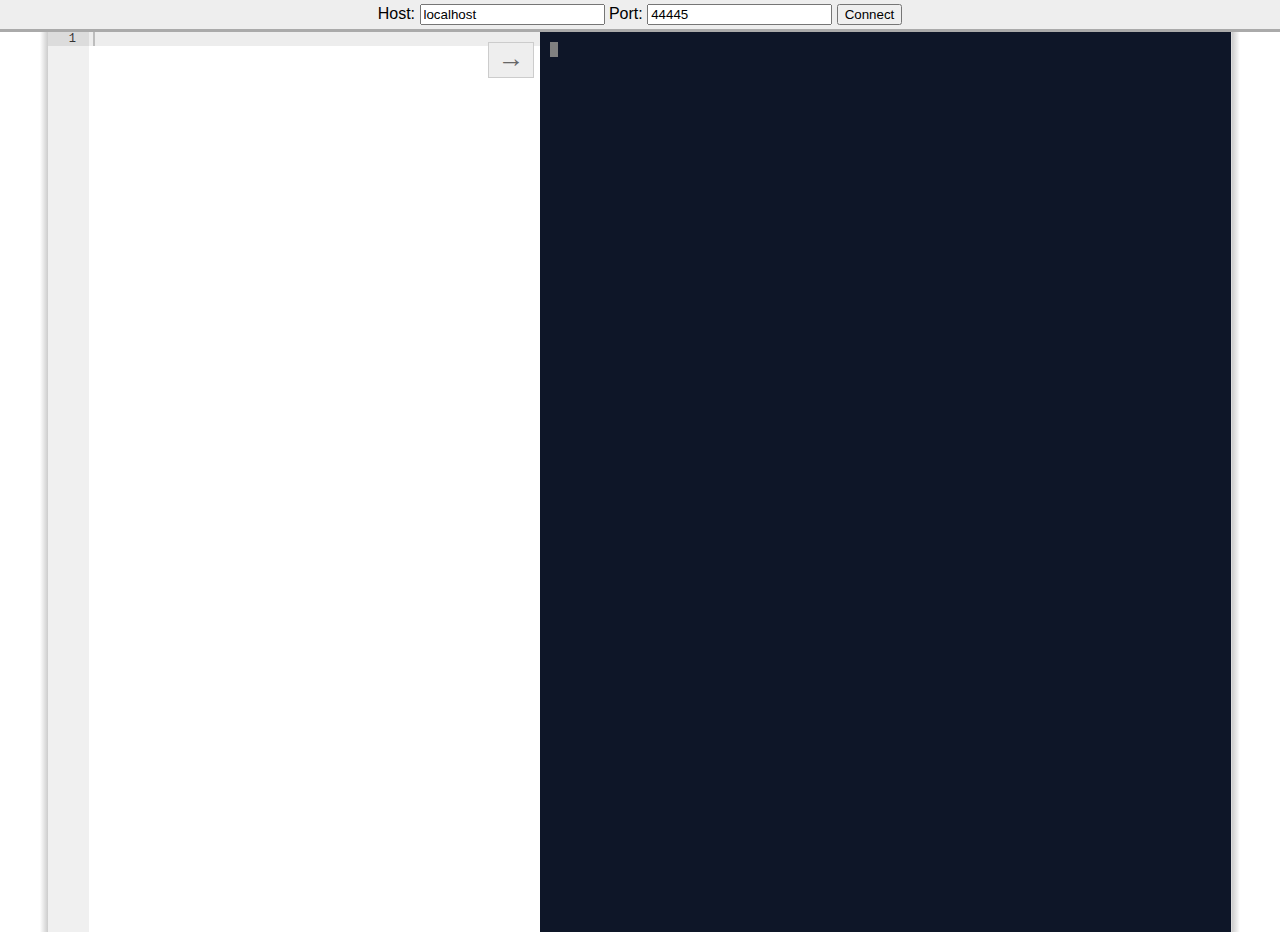
<file: ServerEditorWeb/index.html>
<!DOCTYPE html>
<html>
<head>
    <meta http-equiv="Content-Type" content="text/html; charset=UTF-8">
    <title></title>
    <style type="text/css">
    html, body {height: 100%;margin:0}
    #connectbar {padding: 4px; margin: 0 auto; text-align: center; background:#EEE;border-bottom:3px solid #AAA;font-family: sans-serif;}
    #main {background:#FFF;margin:0 auto;height:100%;width:1200px;position:relative}
    #resize-left {border-right:1px solid #DDD;background:#EEE;background:-webkit-linear-gradient(right,#CCC,#FFF);background:-moz-linear-gradient(right,#CCC,#FFF);background:-ms-linear-gradient(right,#CCC,#FFF);background:-o-linear-gradient(right,#CCC,#FFF);background:linear-gradient(right,#CCC,#FFF);filter:progid:DXImageTransform.Microsoft.Gradient(StartColorStr='#FFFFFF', EndColorStr='#CCCCCC', GradientType=1);width:8px;position:absolute;height:100%;left:0;top:0;z-index:1}
  	#resize-right {border-left:1px solid #DDD;background:#F8F8F8;background:-webkit-linear-gradient(left,#CCC,#FFF);background:-moz-linear-gradient(left,#CCC,#FFF);background:-ms-linear-gradient(left,#CCC,#FFF);background:-o-linear-gradient(left,#CCC,#FFF);background:linear-gradient(left,#CCC,#FFF);filter:progid:DXImageTransform.Microsoft.Gradient(StartColorStr='#CCCCCC', EndColorStr='#FFFFFF', GradientType=1);width:8px;cursor:e-resize;position:absolute;height:100%;top:0;right:0;z-index:1}
  	#content-workspace {position:absolute;width:1184px;height:100%;left:8px;bottom:0;}
    #editor {position:absolute;width:492px;height:100%;left:0;bottom:0;font-family: monospace;}
  	#runbutton {cursor:pointer;position:absolute;left:440px;top:10px;font-family: monospace; z-index: 10; border: 1px solid #ccc; background-color: #eee; color: #666; padding: 2px 14px 2px 14px; font-size: 20pt;}
    #console {background:#0E1628;width:692px;height:100%;position:absolute;right:0;bottom:0;font-family: monospace; font-size: 10pt; color: white;}
    .jqconsole {padding: 10px;}
    .jqconsole-cursor {background-color: gray;}
    .jqconsole-blurred .jqconsole-cursor {background-color: #666;}
    .jqconsole-prompt {font-weight: 700; color: #0d0;}
    .jqconsole-old-prompt {color: #0b0;font-weight: normal;}
    .jqconsole-input {font-weight: 700; color: #dd0;}
    .jqconsole-old-input {color: #bb0;font-weight: normal;}
    .jqconsole-output {color: white;}
	</style>
    <script src="jquery.min.js"></script>
    <script type="text/javascript" src="swfobject.js"></script>
    <script type="text/javascript" src="web_socket.js"></script>
    <script src="ace/ace.js" type="text/javascript" charset="utf-8"></script>
    <script src="jq-console-master/jqconsole.min.js" type="text/javascript" charset="utf-8"></script>
    <meta charset="UTF-8">
  </head>

  <body unselectable="">
    <div id="connectbar">
      Host: <input id="connecthost" type="text" value="localhost"> Port: <input id="connectport" type="text" value="44445"> <input id="connectbutton" type="button" value="Connect">
    </div>
    <div id="main" unselectable="">
      <div id="resize-left"></div>
      <div id="content-workspace">
        <div id="runbutton">&rarr;</div>
        <div id="editor"></div>
        <div id="console"></div>
      </div>
      <div id="resize-right"></div>
    </div>

  <script type="text/javascript">
      WEB_SOCKET_SWF_LOCATION = "WebSocketMain.swf";
      WEB_SOCKET_DEBUG = true;
      WEB_SOCKET = undefined;
      JQCONSOLE = undefined;
      EDITOR = undefined;
      $(function () {
      	EDITOR = ace.edit("editor");
        //editor.setTheme("ace/theme/twilight");
        EDITOR.getSession().setMode("ace/mode/python");
        JQCONSOLE = $('#console').jqconsole('', '', '');
        var send = function (code) {
          if (WEB_SOCKET !== undefined) WEB_SOCKET.send(code) 
          else JQCONSOLE.Write("Not connected to any server\n\n", 'jqconsole-output');
        }
        var startPrompt = function () {
            JQCONSOLE.Prompt(true, function (input) {
            send(input);
            startPrompt();
          });
        };
        startPrompt();
        $("#connectbutton").click(function() { 
          JQCONSOLE.Write("Connecting to server\n\n", 'jqconsole-output');
          WEB_SOCKET = new WebSocket("ws://"+$("#connecthost").val()+":"+$("#connectport").val());
          WEB_SOCKET.onopen = function() { JQCONSOLE.Write("Connection established\n\n", 'jqconsole-output'); };
          WEB_SOCKET.onmessage = function(e) { JQCONSOLE.Write(e.data.replace('\r', ''), 'jqconsole-output'); };
          WEB_SOCKET.onclose = function() { WEB_SOCKET = undefined; JQCONSOLE.Write("Connection closed\n\n", 'jqconsole-output'); };
          WEB_SOCKET.onerror = function() { WEB_SOCKET = undefined; JQCONSOLE.Write("A connectivity error occurred\n\n", 'jqconsole-output'); };
        });
        $("#runbutton").click(function() { 
          var ct = EDITOR.getCopyText();
          if (ct.length > 0)
            send(ct);
          else
            send(EDITOR.getValue());
        });
      });
    </script>
</body>
</html>
</file>
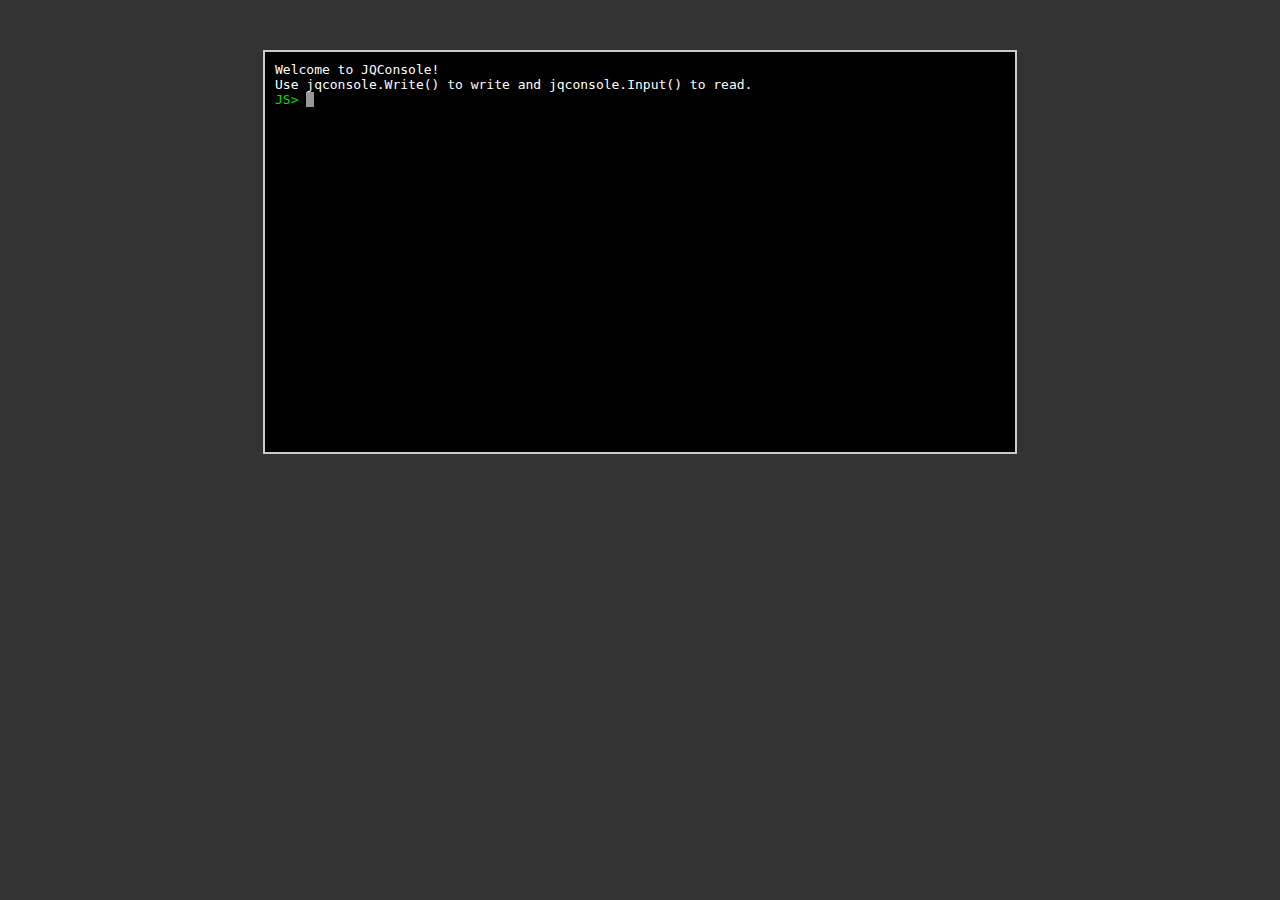
<file: ServerEditorWeb/jq-console-master/demos/index.html>
<!DOCTYPE html PUBLIC "-//W3C//DTD XHTML 1.0 Strict//EN"
  "http://www.w3.org/TR/xhtml1/DTD/xhtml1-strict.dtd">
<html>
  <head>
    <link rel="stylesheet" href="../css/ansi.css" type="text/css" media="all" />
    <style>
      html, body {
        background-color: #333;
        color: white;
        font-family: monospace;
        margin: 0;
        padding: 0;
      }
      #console {
        height: 400px;
        width: 750px;
        position:relative;
        background-color: black;
        border: 2px solid #CCC;
        margin: 0 auto;
        margin-top: 50px;
      }
      .jqconsole {
        padding: 10px;
        padding-bottom: 10px;
      }
      .jqconsole-cursor {
        background-color: #999;
      }
      .jqconsole-blurred .jqconsole-cursor {
        background-color: #666;
      }
      .jqconsole-prompt {
        color: #0d0;
      }
      .jqconsole-old-prompt {
        color: #0b0;
        font-weight: normal;
      }
      .jqconsole-input {
        color: #dd0;
      }
      .jqconsole-old-input {
        color: #bb0;
        font-weight: normal;
      }
      .brace {
        color: #00FFFF;
      }
      .paran {
        color: #FF00FF;
      }
      .bracket {
        color: #FFFF00;
      }
      .jqconsole-composition {
        background-color: red;
      }
    </style>
  </head>
  <body>
    <div id="console"></div>
    <script src="http://ajax.googleapis.com/ajax/libs/jquery/2.1.0/jquery.min.js" type="text/javascript" charset="utf-8"></script>
    <script src="../lib/jqconsole.js"></script>
       <script>
      $(function() {
        // Creating the console.
        var header = 'Welcome to JQConsole!\n' +
                     'Use jqconsole.Write() to write and ' +
                     'jqconsole.Input() to read.\n';
        window.jqconsole = $('#console').jqconsole(header, 'JS> ');

        // Abort prompt on Ctrl+Z.
        jqconsole.RegisterShortcut('Z', function() {
          jqconsole.AbortPrompt();
          handler();
        });
        // Move to line start Ctrl+A.
        jqconsole.RegisterShortcut('A', function() {
          jqconsole.MoveToStart();
          handler();
        });
        // Move to line end Ctrl+E.
        jqconsole.RegisterShortcut('E', function() {
          jqconsole.MoveToEnd();
          handler();
        });
        jqconsole.RegisterMatching('{', '}', 'brace');
        jqconsole.RegisterMatching('(', ')', 'paran');
        jqconsole.RegisterMatching('[', ']', 'bracket');
        // Handle a command.
        var handler = function(command) {
          if (command) {
            try {
              jqconsole.Write('==> ' + window.eval(command) + '\n');
            } catch (e) {
              jqconsole.Write('ERROR: ' + e.message + '\n');
            }
          }
          jqconsole.Prompt(true, handler, function(command) {
            // Continue line if can't compile the command.
            try {
              Function(command);
            } catch (e) {
              if (/[\[\{\(]$/.test(command)) {
                return 1;
              } else {
                return 0;
              }
            }
            return false;
          });
        };

        // Initiate the first prompt.
        handler();
      });
    </script>
  </body>
</html>
</file>
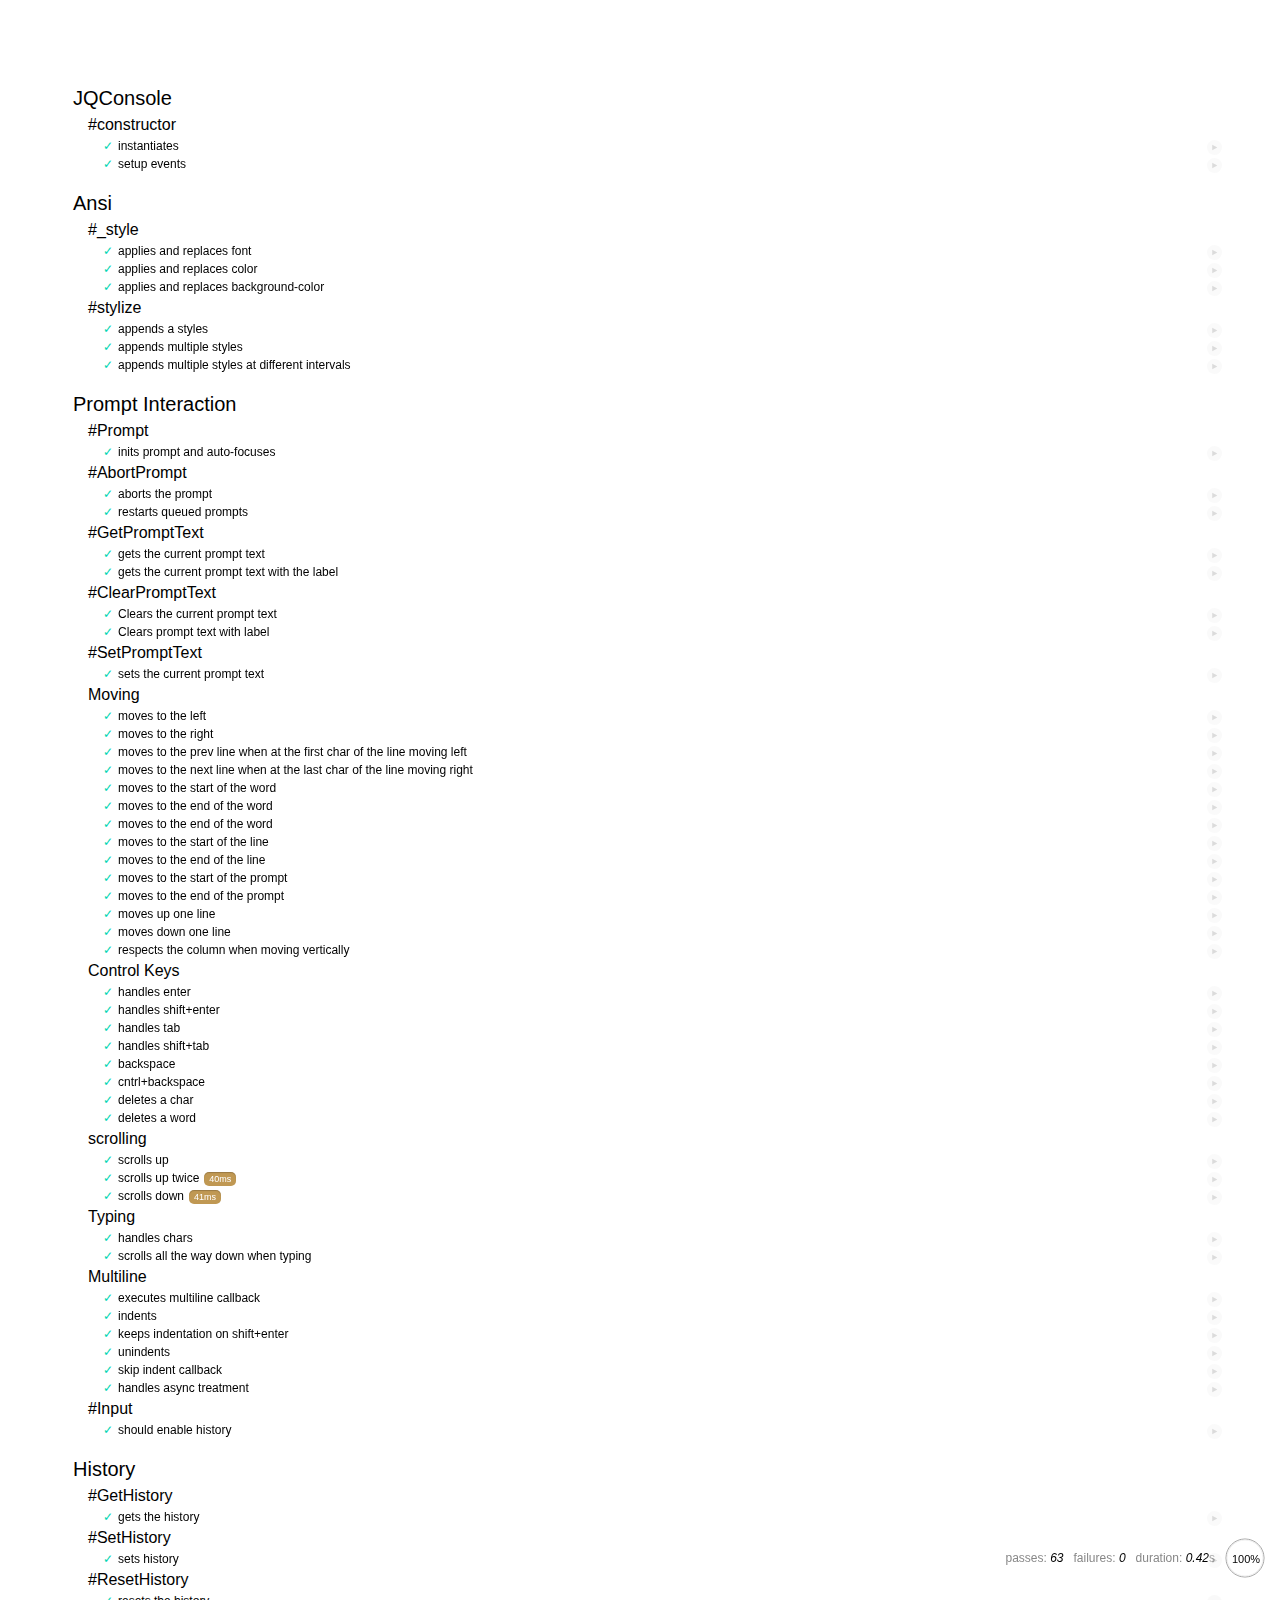
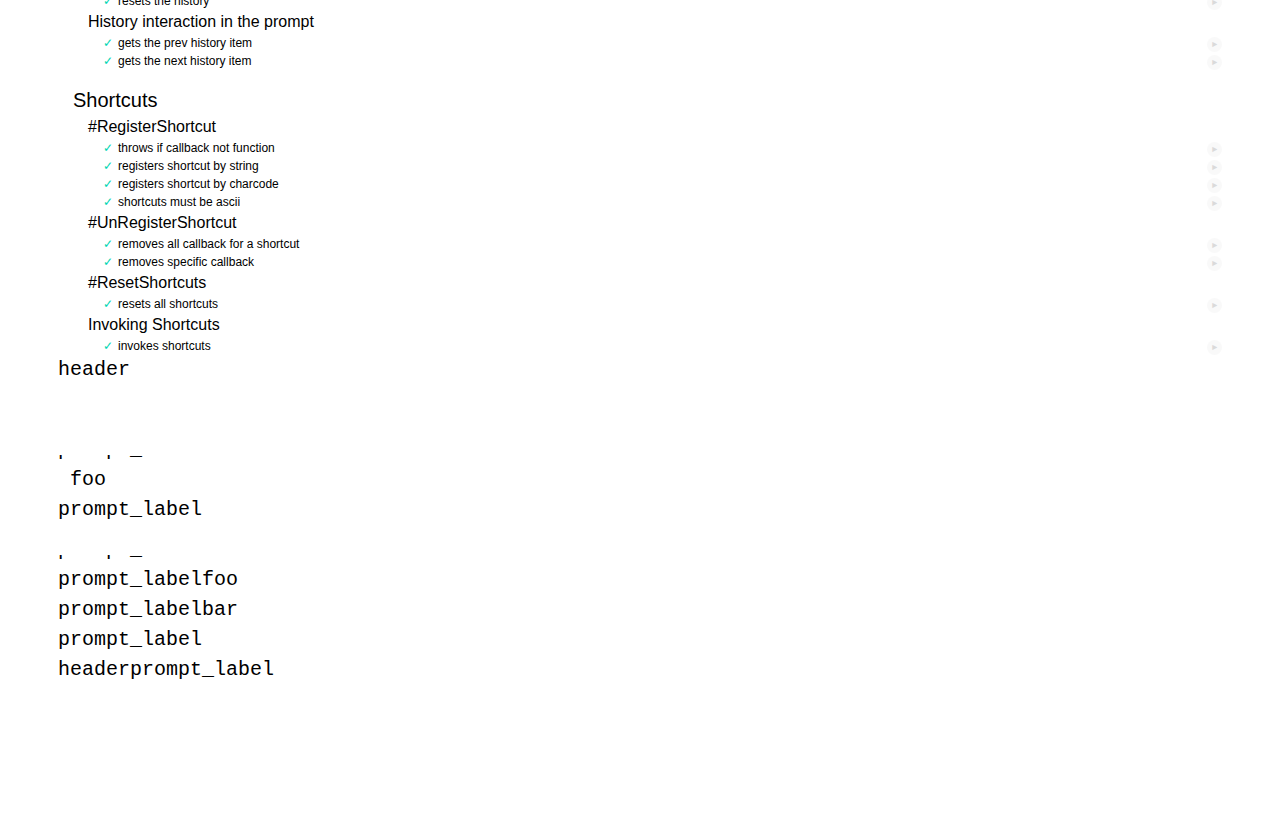
<file: ServerEditorWeb/jq-console-master/test/index.html>
<!DOCTYPE html>
<html>
  <head>
    <title>Mocha</title>
    <meta http-equiv="Content-Type" content="text/html; charset=UTF-8">
    <meta name="viewport" content="width=device-width, initial-scale=1.0">
    <link rel="stylesheet" href="vendor/mocha.css" />
  </head>
  <body>
    <div id="mocha"></div>
    <script src="vendor/mocha.js"></script>
    <script>mocha.setup('bdd')</script>
    <script src="http://ajax.googleapis.com/ajax/libs/jquery/2.1.0/jquery.min.js" type="text/javascript" charset="utf-8"></script>
    <script src="../lib/jqconsole.js"></script>
    <script src="vendor/assert.js"></script>
    <script src="vendor/coffeescript.js"></script>

    <script>
    var tests = [ 'setup.coffee'
                , 'ansi-test.coffee'
                , 'jqconsole-test.coffee'
                , 'prompt-test.coffee'
                , 'shortcuts-test.coffee'
                , 'history-test.coffee'
                ]
    tests.forEach(function (test) {
      CoffeeScript.load(test, start)
    })
    function start () {
      if (start.called == null) start.called = 0;
      if (++start.called == tests.length) {
        mocha.run();
      }
    }
    </script>
  </body>
</html>
</file>
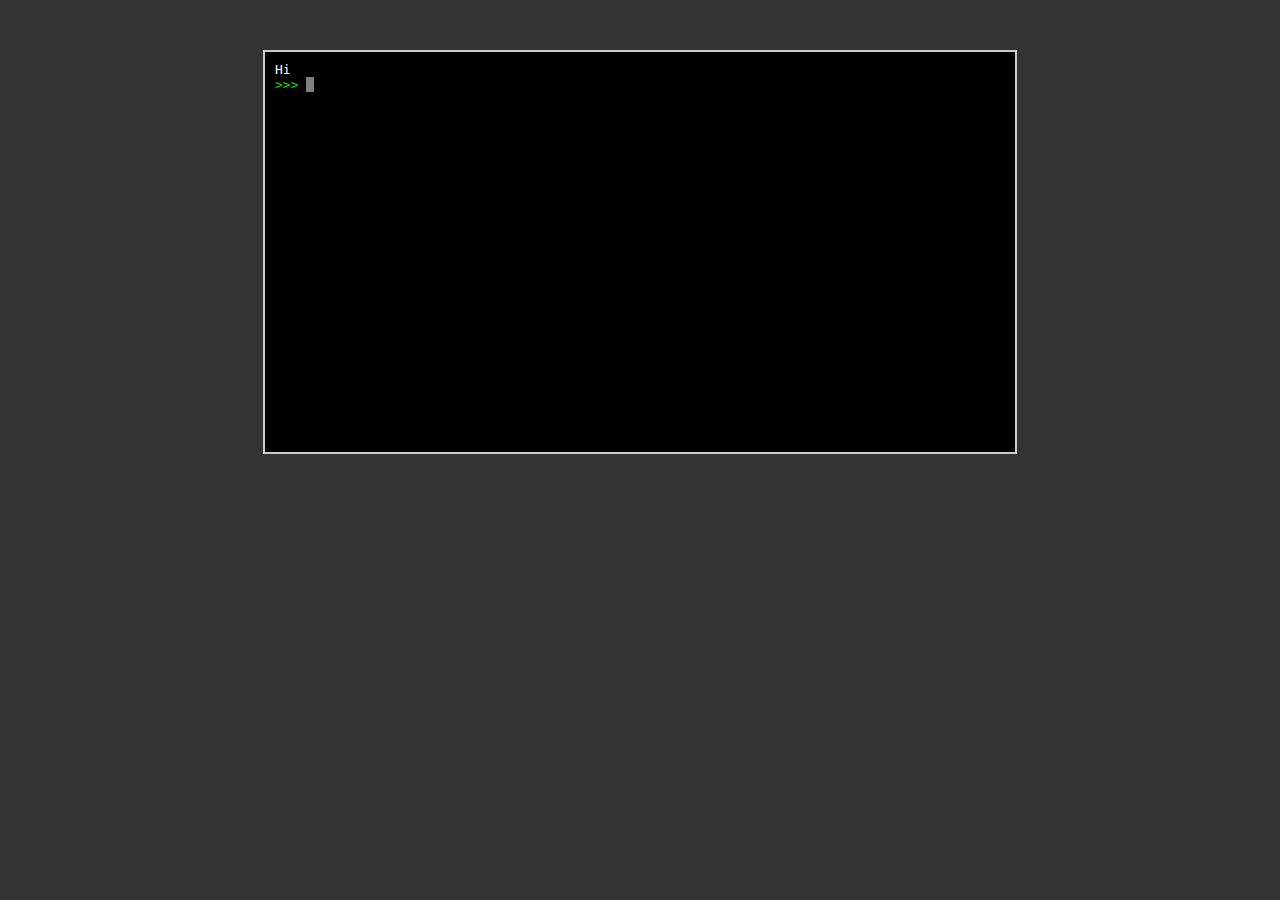
<file: ServerEditorWeb/jq-console-master/demos/echo.html>
<!DOCTYPE html>
<html>
  <head>
    <style>
    html, body {
      background-color: #333;
      color: white;
      font-family: monospace;
      margin: 0;
      padding: 0;
    }
    /* The console container element */
    #console {
      height: 400px;
      width: 750px;
      position:relative;
      background-color: black;
      border: 2px solid #CCC;
      margin: 0 auto;
      margin-top: 50px;
    }
    /* The inner console element. */
    .jqconsole {
        padding: 10px;
    }
    /* The cursor. */
    .jqconsole-cursor {
        background-color: gray;
    }
    /* The cursor color when the console looses focus. */
    .jqconsole-blurred .jqconsole-cursor {
        background-color: #666;
    }
    /* The current prompt text color */
    .jqconsole-prompt {
        color: #0d0;
    }
    /* The command history */
    .jqconsole-old-prompt {
        color: #0b0;
        font-weight: normal;
    }
    /* The text color when in input mode. */
    .jqconsole-input {
        color: #dd0;
    }
    /* Previously entered input. */
    .jqconsole-old-input {
        color: #bb0;
        font-weight: normal;
    }
    /* The text color of the output. */
    .jqconsole-output {
        color: white;
    }
    </style>
  </head>
  <body>
    <div id="console"></div>
    <script src="http://ajax.googleapis.com/ajax/libs/jquery/2.1.0/jquery.min.js" type="text/javascript" charset="utf-8"></script>
    <script src="../lib/jqconsole.js" type="text/javascript" charset="utf-8"></script>
    <script>
      $(function () {
        var jqconsole = $('#console').jqconsole('Hi\n', '>>> ');
        var startPrompt = function () {
          // Start the prompt with history enabled.
          jqconsole.Prompt(true, function (input) {
            // Output input with the class jqconsole-output.
            jqconsole.Write(input + '\n', 'jqconsole-output');
            // Restart the prompt.
            startPrompt();
          });
        };
        startPrompt();
      });
    </script>
  </body>
</html>
</file>
<file: ServerEditorWeb/jq-console-master/css/ansi.css>
.jqconsole-ansi-bold {
  font-weight: bold!important;
}

.jqconsole-ansi-lighter {
  font-weight: lighter!important;
}

.jqconsole-ansi-italic {
  font-style: italic!important;
}

.jqconsole-ansi-underline {
  text-decoration: underline!important;
}

@-webkit-keyframes blinker {  
  from { opacity: 1.0; }
  to { opacity: 0.0; }
}

@-moz-keyframes blinker {  
  from { opacity: 1.0; }
  to { opacity: 0.0; }
}

@-ms-keyframes blinker {  
  from { opacity: 1.0; }
  to { opacity: 0.0; }
}

@-o-keyframes blinker {  
  from { opacity: 1.0; }
  to { opacity: 0.0; }
}

.jqconsole-ansi-blink {
  -webkit-animation-name: blinker;
  -moz-animation-name: blinker;
  -ms-animation-name: blinker;
  -o-animation-name: blinker;
  -webkit-animation-iteration-count: infinite;
  -moz-animation-iteration-count: infinite;
  -ms-animation-iteration-count: infinite; 
  -o-animation-iteration-count: infinite; 
  -webkit-animation-timing-function: cubic-bezier(1.0,0,0,1.0);
  -ms-animation-timing-function: cubic-bezier(1.0,0,0,1.0);
  -o-animation-timing-function: cubic-bezier(1.0,0,0,1.0);
  -moz-animation-timing-function: cubic-bezier(1.0,0,0,1.0);
  -webkit-animation-duration: 1s; 
  -moz-animation-duration: 1s;
  -o-animation-duration: 1s;
  -ms-animation-duration: 1s;
}

.jqconsole-ansi-blink-rapid {
  -webkit-animation-name: blinker;
  -moz-animation-name: blinker;
  -ms-animation-name: blinker;
  -o-animation-name: blinker;
  -webkit-animation-iteration-count: infinite;
  -moz-animation-iteration-count: infinite;
  -ms-animation-iteration-count: infinite; 
  -o-animation-iteration-count: infinite; 
  -webkit-animation-timing-function: cubic-bezier(1.0,0,0,1.0);
  -ms-animation-timing-function: cubic-bezier(1.0,0,0,1.0);
  -o-animation-timing-function: cubic-bezier(1.0,0,0,1.0);
  -moz-animation-timing-function: cubic-bezier(1.0,0,0,1.0);
  -webkit-animation-duration: 0.5s; 
  -moz-animation-duration: 0.5s;
  -o-animation-duration: 0.5s;
  -ms-animation-duration: 0.5s; 
}


.jqconsole-ansi-hidden {
  visibility:hidden!important;
}

.jqconsole-ansi-line-through {
  text-decoration: line-through;
}

.jqconsole-ansi-fonts-1 {
  
}
.jqconsole-ansi-fonts-2 {
  
}
.jqconsole-ansi-fonts-3 {
  
}
.jqconsole-ansi-fonts-4 {
  
}
.jqconsole-ansi-fonts-5 {
  
}
.jqconsole-ansi-fonts-6 {
  
}
.jqconsole-ansi-fonts-7 {
  
}
.jqconsole-ansi-fonts-8 {
  
}
.jqconsole-ansi-fonts-9 {
  
}

.jqconsole-ansi-fraktur {
  
}

.jqconsole-ansi-color-black {
  color: black!important;
}
.jqconsole-ansi-color-red {
  color: red!important;
}
.jqconsole-ansi-color-green {
  color: green!important;
}
.jqconsole-ansi-color-yellow {
  color: yellow!important;
}
.jqconsole-ansi-color-blue {
  color: blue!important;
}
.jqconsole-ansi-color-magenta {
  color: magenta!important;
}
.jqconsole-ansi-color-cyan {
  color: cyan!important;
}
.jqconsole-ansi-color-white {
  color: white!important;
}

.jqconsole-ansi-background-color-black {
  background-color: black!important;
}
.jqconsole-ansi-background-color-red {
  background-color: red!important;
}
.jqconsole-ansi-background-color-green {
  background-color: green!important;
}
.jqconsole-ansi-background-color-yellow {
  background-color: yellow!important;
}
.jqconsole-ansi-background-color-blue {
  background-color: blue!important;
}
.jqconsole-ansi-background-color-magenta {
  background-color: magenta!important;
}
.jqconsole-ansi-background-color-cyan {
  background-color: cyan!important;
}
.jqconsole-ansi-background-color-white {
  background-color: white!important;
}

.jqconsole-ansi-framed {
  border: 1px solid!important;
}
.jqconsole-ansi-overline {
  text-decoration: overline!important;
}
</file>
<file: ServerEditorWeb/jq-console-master/test/vendor/mocha.css>
@charset "utf-8";

body {
  font: 20px/1.5 "Helvetica Neue", Helvetica, Arial, sans-serif;
  padding: 60px 50px;
}

#mocha ul, #mocha li {
  margin: 0;
  padding: 0;
}

#mocha ul {
  list-style: none;
}

#mocha h1, #mocha h2 {
  margin: 0;
}

#mocha h1 {
  margin-top: 15px;
  font-size: 1em;
  font-weight: 200;
}

#mocha h1 a {
  text-decoration: none;
  color: inherit;
}

#mocha h1 a:hover {
  text-decoration: underline;
}

#mocha .suite .suite h1 {
  margin-top: 0;
  font-size: .8em;
}

.hidden {
  display: none;
}

#mocha h2 {
  font-size: 12px;
  font-weight: normal;
  cursor: pointer;
}

#mocha .suite {
  margin-left: 15px;
}

#mocha .test {
  margin-left: 15px;
  overflow: hidden;
}

#mocha .test.pending:hover h2::after {
  content: '(pending)';
  font-family: arial;
}

#mocha .test.pass.medium .duration {
  background: #C09853;
}

#mocha .test.pass.slow .duration {
  background: #B94A48;
}

#mocha .test.pass::before {
  content: '✓';
  font-size: 12px;
  display: block;
  float: left;
  margin-right: 5px;
  color: #00d6b2;
}

#mocha .test.pass .duration {
  font-size: 9px;
  margin-left: 5px;
  padding: 2px 5px;
  color: white;
  -webkit-box-shadow: inset 0 1px 1px rgba(0,0,0,.2);
  -moz-box-shadow: inset 0 1px 1px rgba(0,0,0,.2);
  box-shadow: inset 0 1px 1px rgba(0,0,0,.2);
  -webkit-border-radius: 5px;
  -moz-border-radius: 5px;
  -ms-border-radius: 5px;
  -o-border-radius: 5px;
  border-radius: 5px;
}

#mocha .test.pass.fast .duration {
  display: none;
}

#mocha .test.pending {
  color: #0b97c4;
}

#mocha .test.pending::before {
  content: '◦';
  color: #0b97c4;
}

#mocha .test.fail {
  color: #c00;
}

#mocha .test.fail pre {
  color: black;
}

#mocha .test.fail::before {
  content: '✖';
  font-size: 12px;
  display: block;
  float: left;
  margin-right: 5px;
  color: #c00;
}

#mocha .test pre.error {
  color: #c00;
  max-height: 300px;
  overflow: auto;
}

#mocha .test pre {
  display: block;
  float: left;
  clear: left;
  font: 12px/1.5 monaco, monospace;
  margin: 5px;
  padding: 15px;
  border: 1px solid #eee;
  border-bottom-color: #ddd;
  -webkit-border-radius: 3px;
  -webkit-box-shadow: 0 1px 3px #eee;
  -moz-border-radius: 3px;
  -moz-box-shadow: 0 1px 3px #eee;
}

#mocha .test h2 {
  position: relative;
}

#mocha .test a.replay {
  position: absolute;
  top: 3px;
  right: 0;
  text-decoration: none;
  vertical-align: middle;
  display: block;
  width: 15px;
  height: 15px;
  line-height: 15px;
  text-align: center;
  background: #eee;
  font-size: 15px;
  -moz-border-radius: 15px;
  border-radius: 15px;
  -webkit-transition: opacity 200ms;
  -moz-transition: opacity 200ms;
  transition: opacity 200ms;
  opacity: 0.3;
  color: #888;
}

#mocha .test:hover a.replay {
  opacity: 1;
}

#mocha-report.pass .test.fail {
  display: none;
}

#mocha-report.fail .test.pass {
  display: none;
}

#mocha-error {
  color: #c00;
  font-size: 1.5  em;
  font-weight: 100;
  letter-spacing: 1px;
}

#mocha-stats {
  position: fixed;
  top: 15px;
  right: 10px;
  font-size: 12px;
  margin: 0;
  color: #888;
}

#mocha-stats .progress {
  float: right;
  padding-top: 0;
}

#mocha-stats em {
  color: black;
}

#mocha-stats a {
  text-decoration: none;
  color: inherit;
}

#mocha-stats a:hover {
  border-bottom: 1px solid #eee;
}

#mocha-stats li {
  display: inline-block;
  margin: 0 5px;
  list-style: none;
  padding-top: 11px;
}

code .comment { color: #ddd }
code .init { color: #2F6FAD }
code .string { color: #5890AD }
code .keyword { color: #8A6343 }
code .number { color: #2F6FAD }

@media screen and (max-device-width: 480px) {
  body {
    padding: 60px 0px;
  }

  #stats {
    position: absolute;
  }
}
</file>
